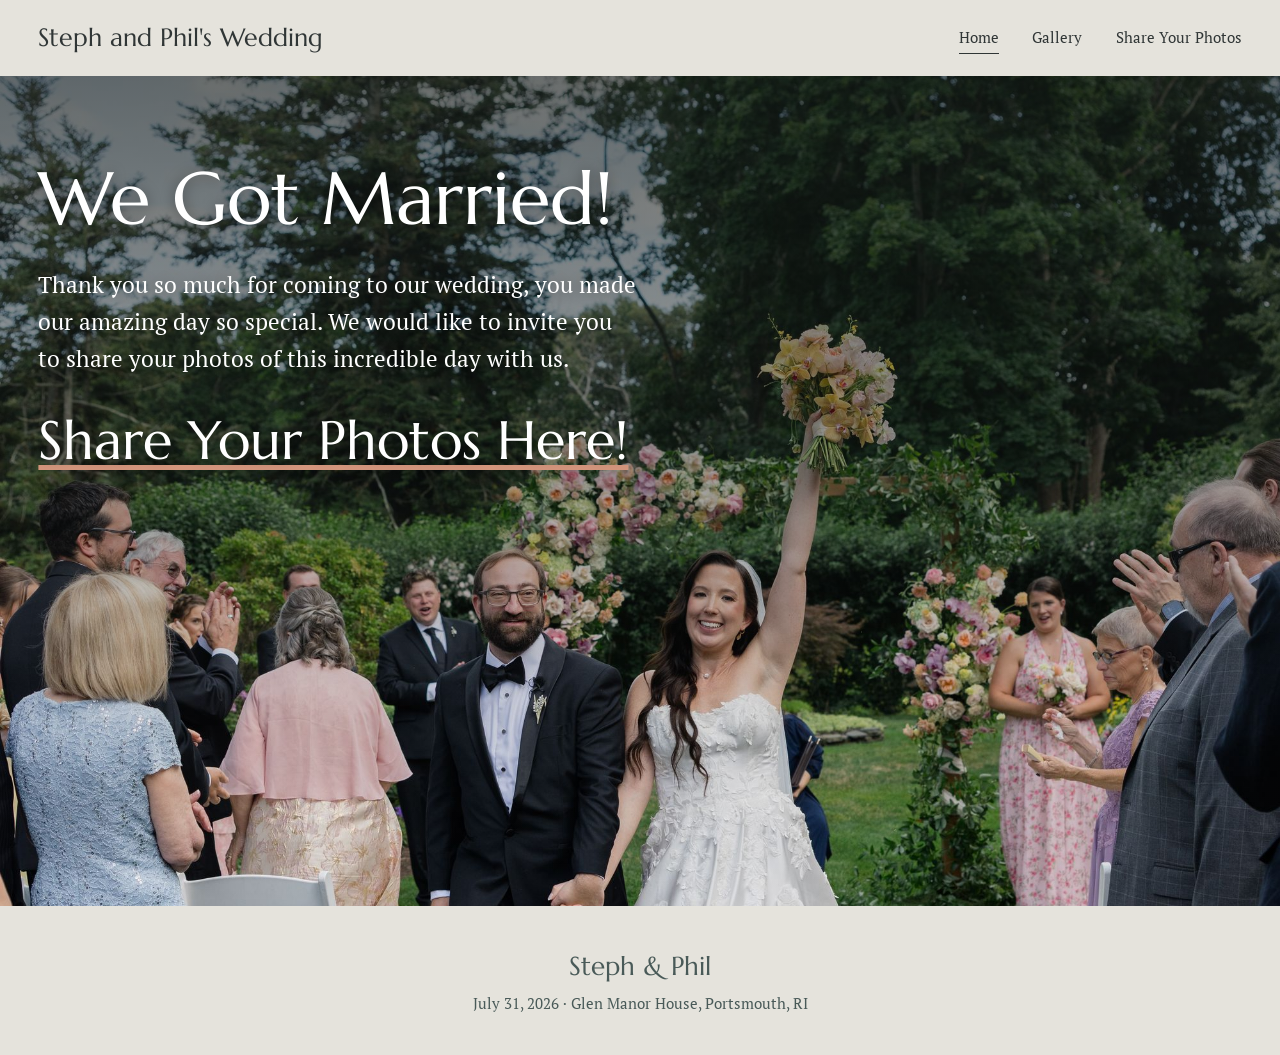
<file: index.html>
<!doctype html>
<html lang="en">
<head>
  <meta charset="utf-8">
  <meta name="viewport" content="width=device-width, initial-scale=1">
  <title>Steph and Phil's Wedding</title>
  <meta name="description" content="Thank you for celebrating with us. Browse the wedding gallery and share your photos.">
  <meta property="og:title" content="Steph and Phil's Wedding">
  <meta property="og:description" content="Thank you for celebrating with us. Share your photos from our day!">
  <meta property="og:image" content="https://www.sbpgwedding.com/images/home-recessional.jpg">
  <link rel="icon" href="images/favicon.ico">
  <link rel="preconnect" href="https://fonts.googleapis.com">
  <link rel="preconnect" href="https://fonts.gstatic.com" crossorigin>
  <link href="https://fonts.googleapis.com/css2?family=Marcellus&family=PT+Serif:ital,wght@0,400;0,700;1,400&display=swap" rel="stylesheet">
  <link rel="stylesheet" href="css/style.css">
</head>
<body>
  <header class="site-header">
    <div class="inner">
      <a class="site-title" href="./">Steph and Phil's Wedding</a>
      <button class="menu-toggle" aria-label="Menu" aria-expanded="false">
        <svg width="26" height="18" viewBox="0 0 26 18" fill="none" stroke="currentColor" stroke-width="1.6"><path d="M0 1h26M0 9h26M0 17h26"/></svg>
      </button>
      <nav class="site-nav">
        <a href="./" aria-current="page">Home</a>
        <a href="gallery/">Gallery</a>
        <a href="share/">Share Your Photos</a>
      </nav>
    </div>
  </header>

  <main>
    <section class="hero">
      <img src="images/home-recessional.jpg" data-face-y="0.476" alt="Steph and Phil walking back down the aisle after the ceremony">
      <div class="copy">
        <h1>We Got Married!</h1>
        <p>Thank you so much for coming to our wedding, you made our amazing day so special. We would like to invite you to share your photos of this incredible day with us.</p>
        <p class="cta"><a href="share/">Share Your Photos Here!</a></p>
      </div>
    </section>
  </main>

  <footer class="site-footer">
    <p class="names">Steph &amp; Phil</p>
    <p>July 31, 2026 &middot; Glen Manor House, Portsmouth, RI</p>
  </footer>

  <script src="js/site.js"></script>
  <script src="js/hero.js"></script>
</body>
</html>
</file>
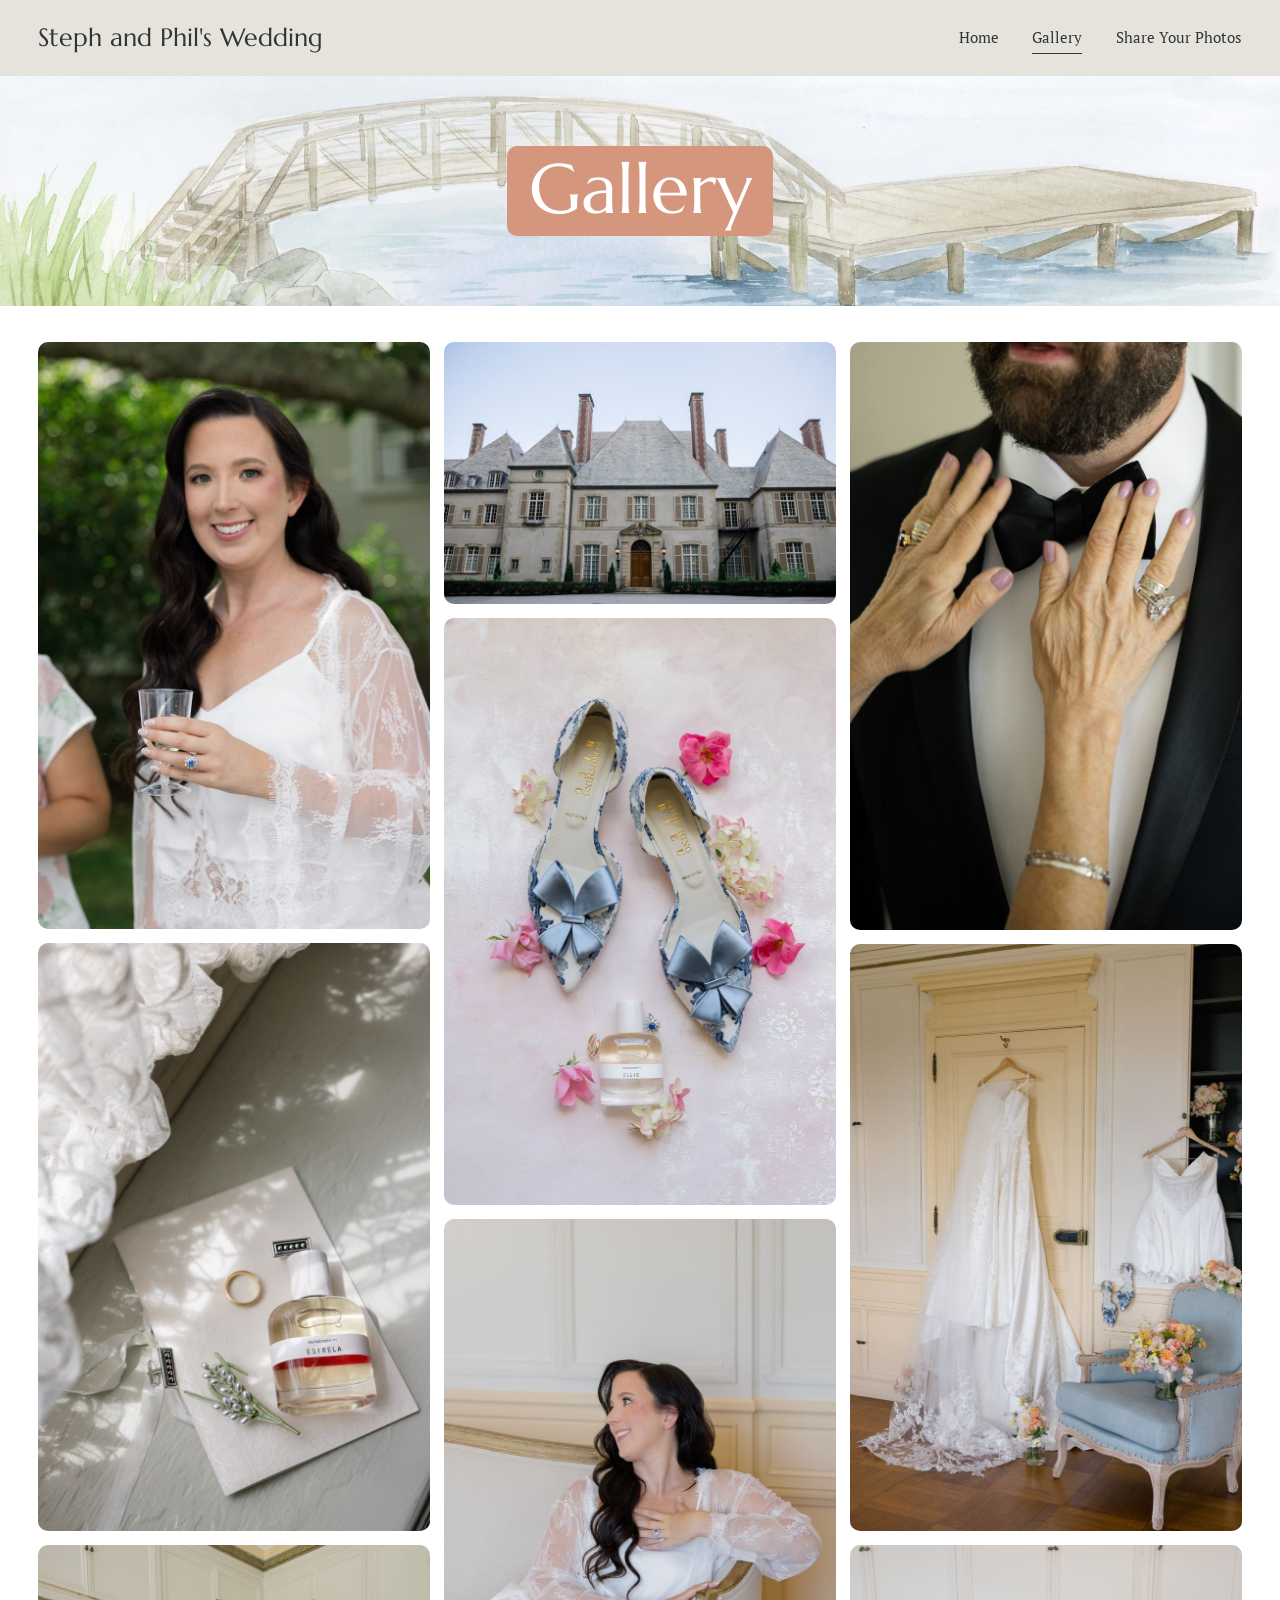
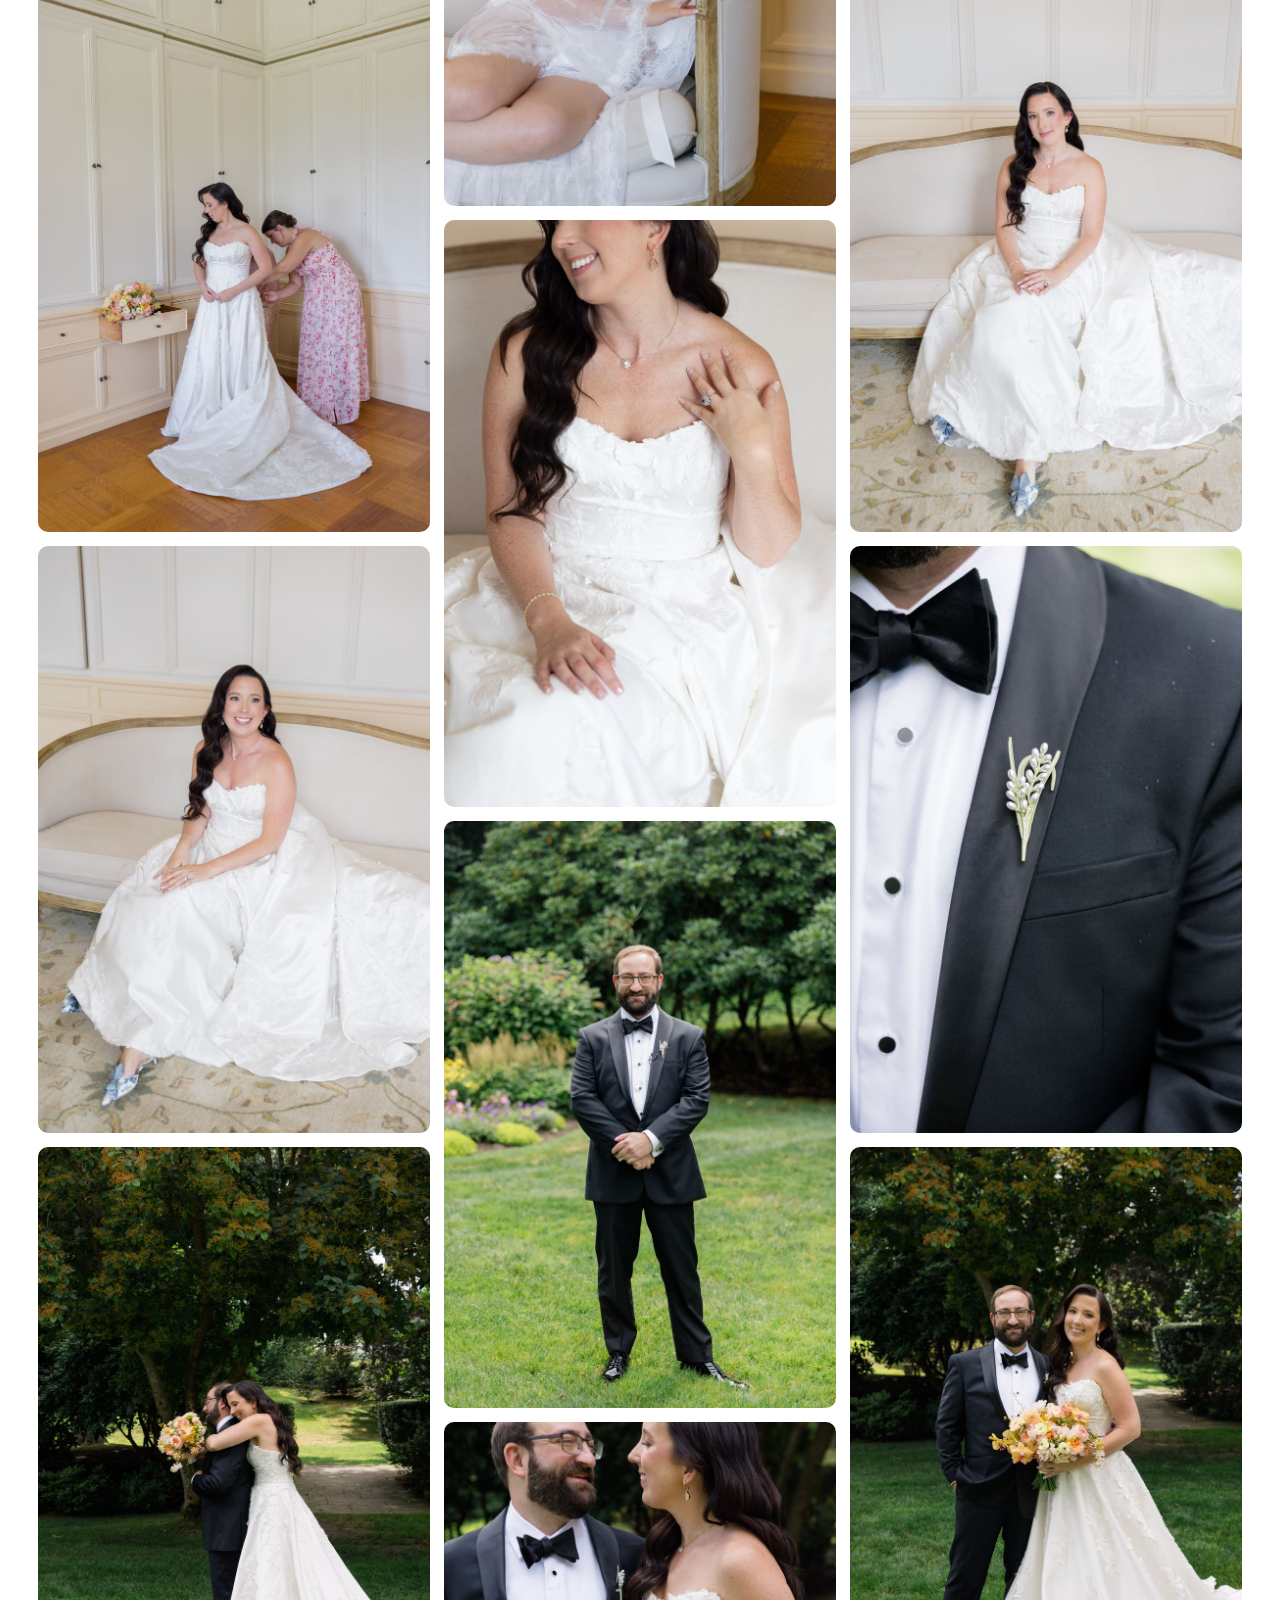
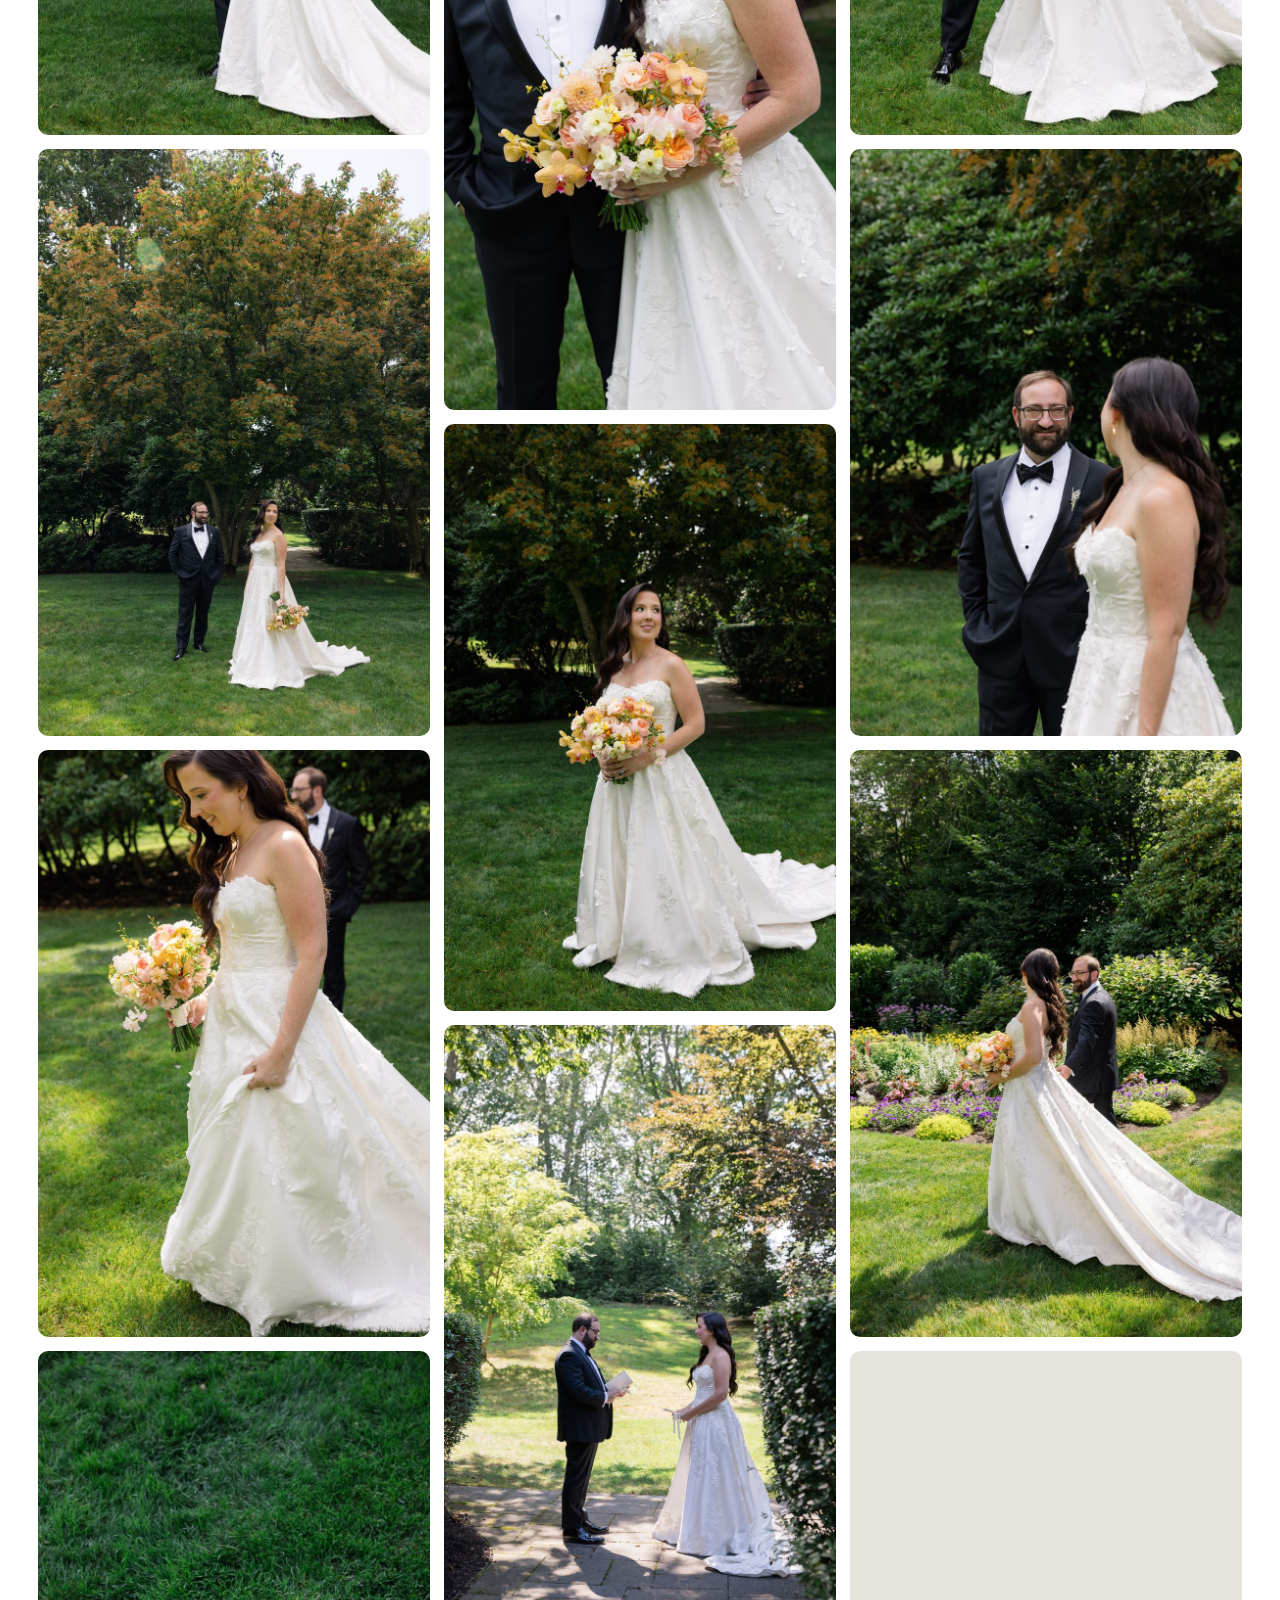
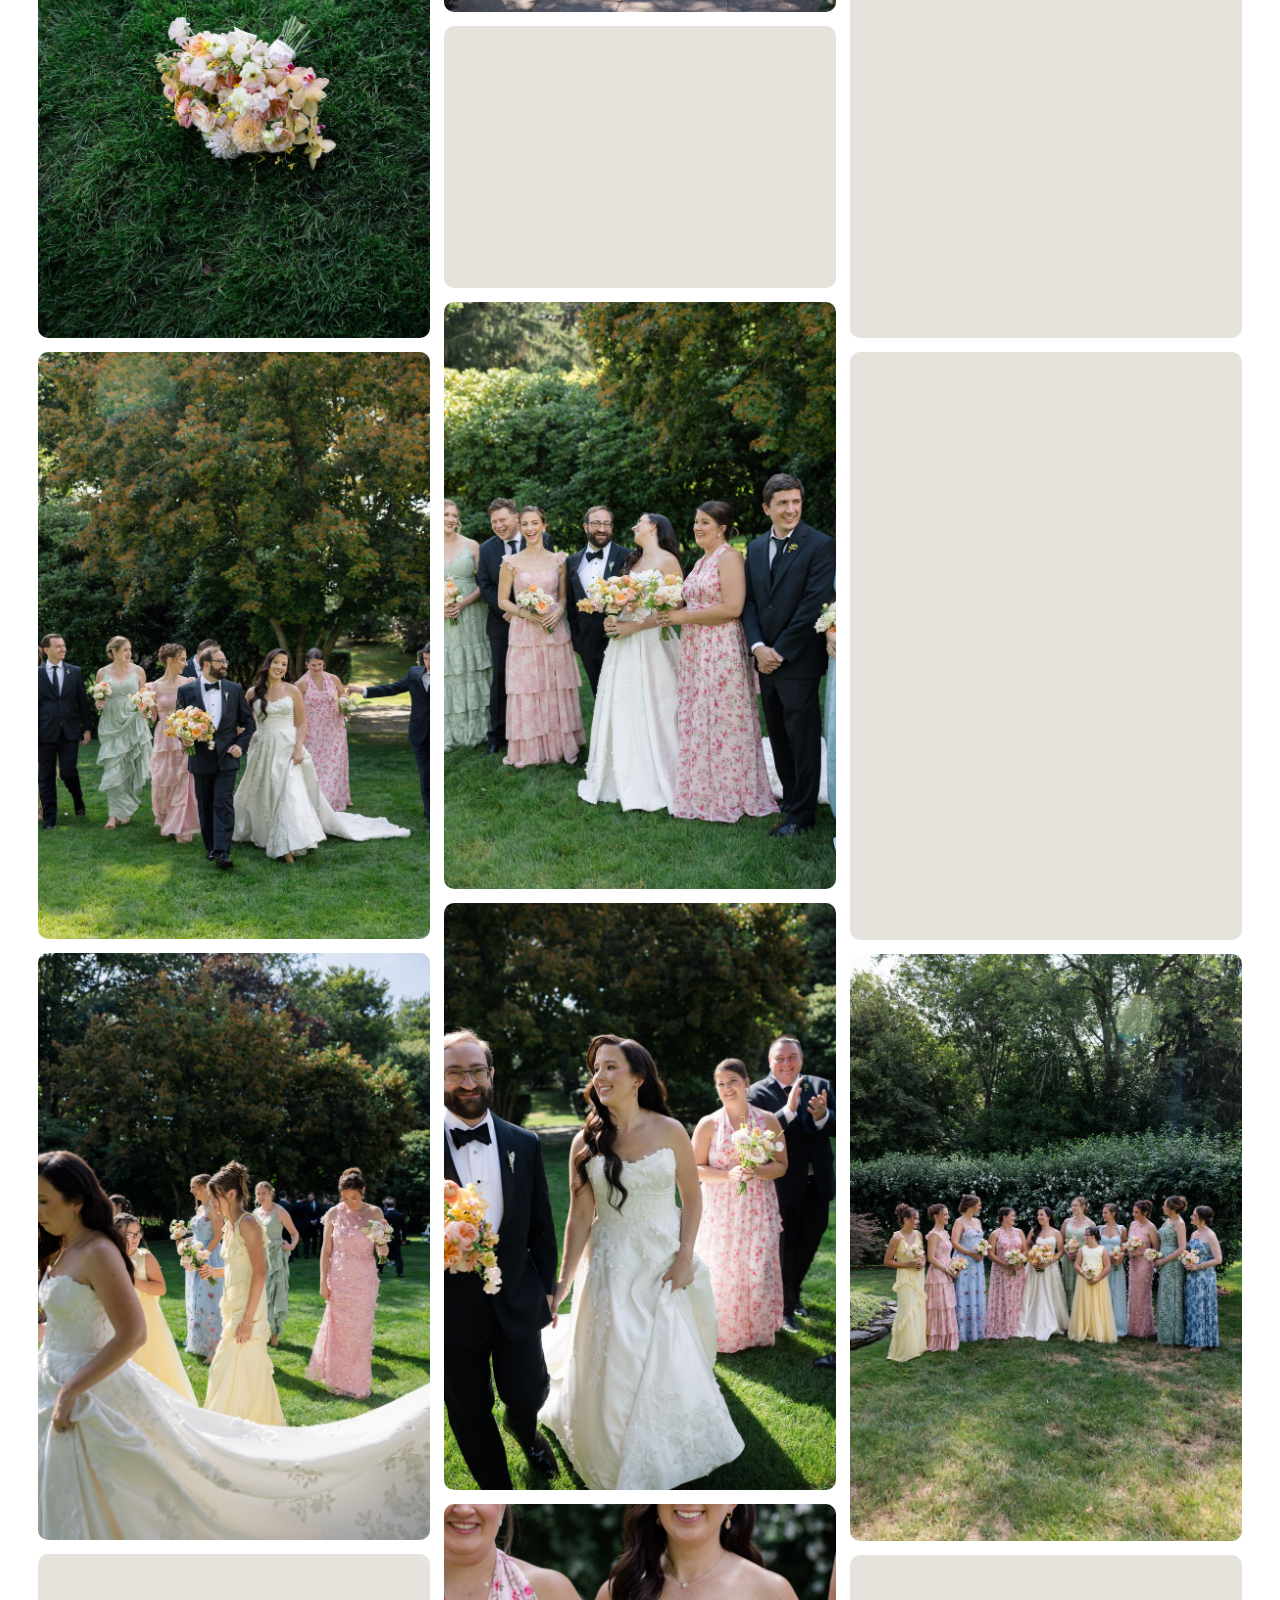
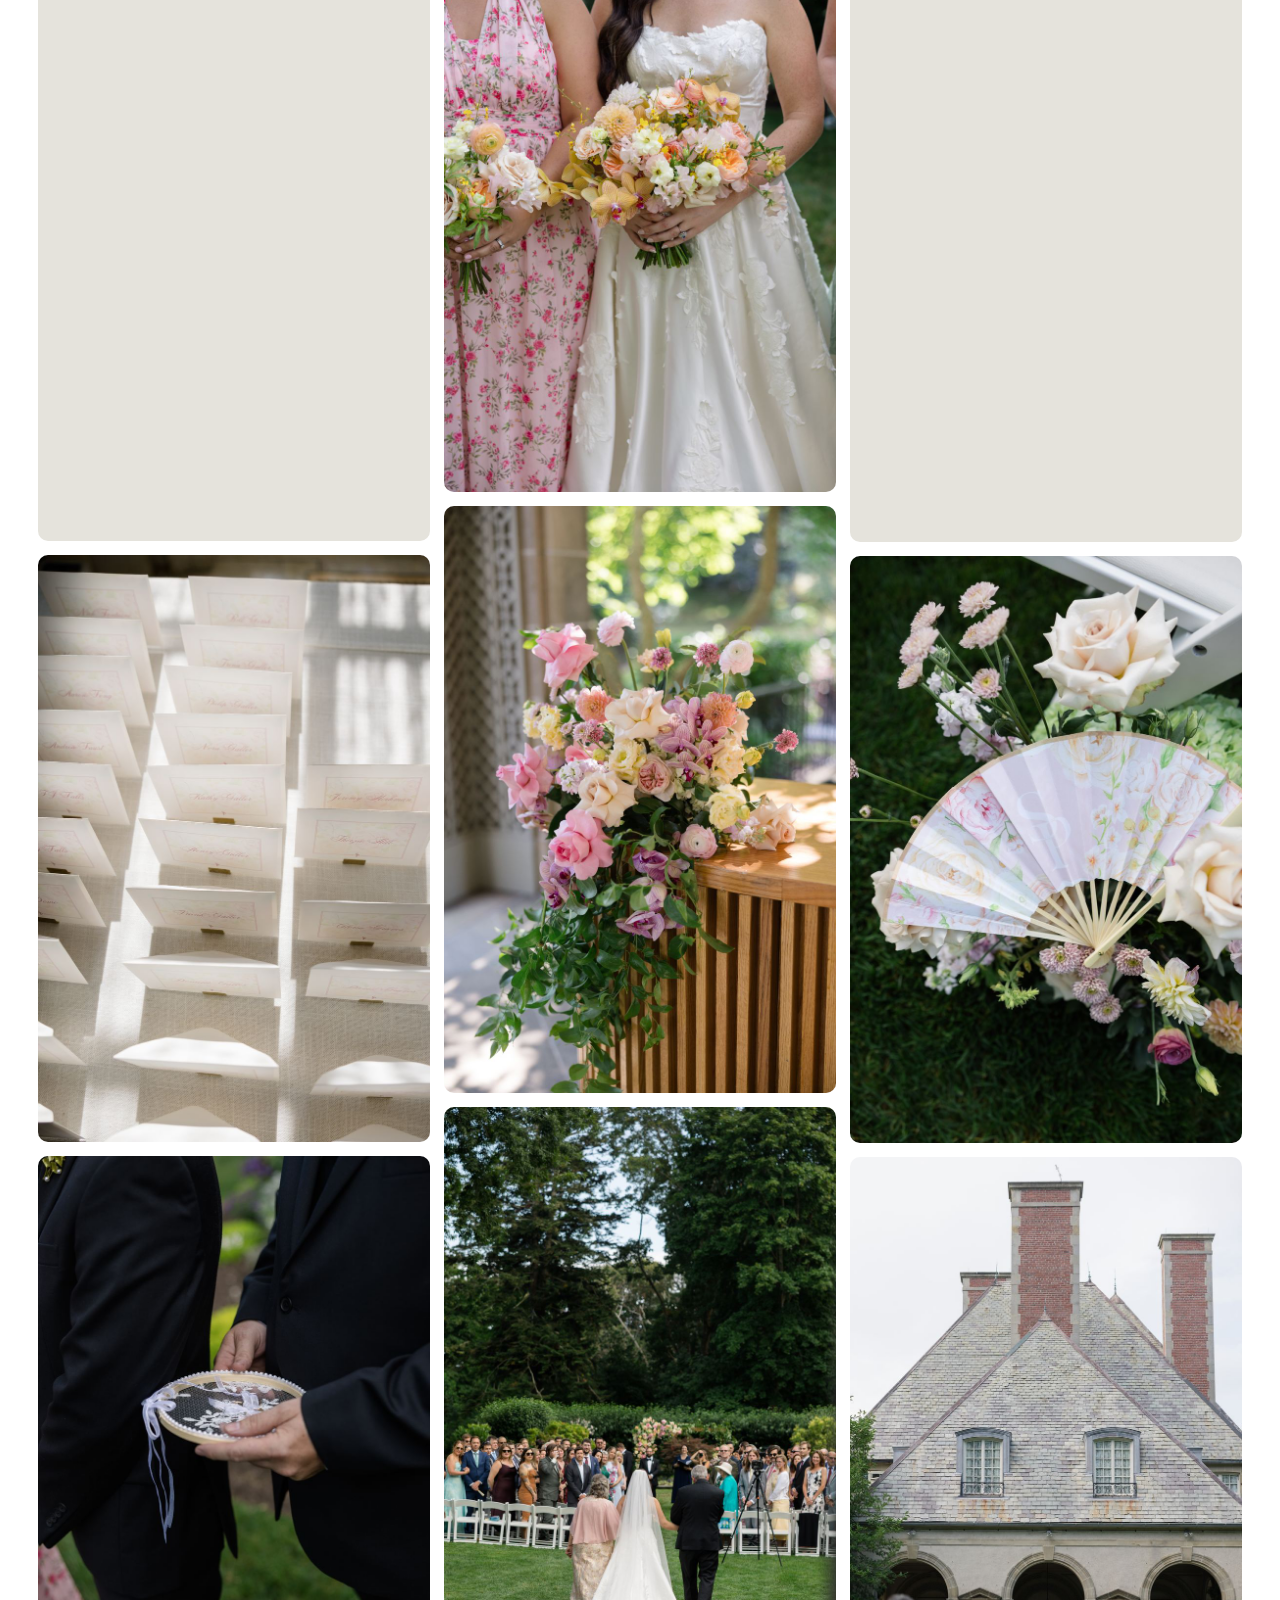
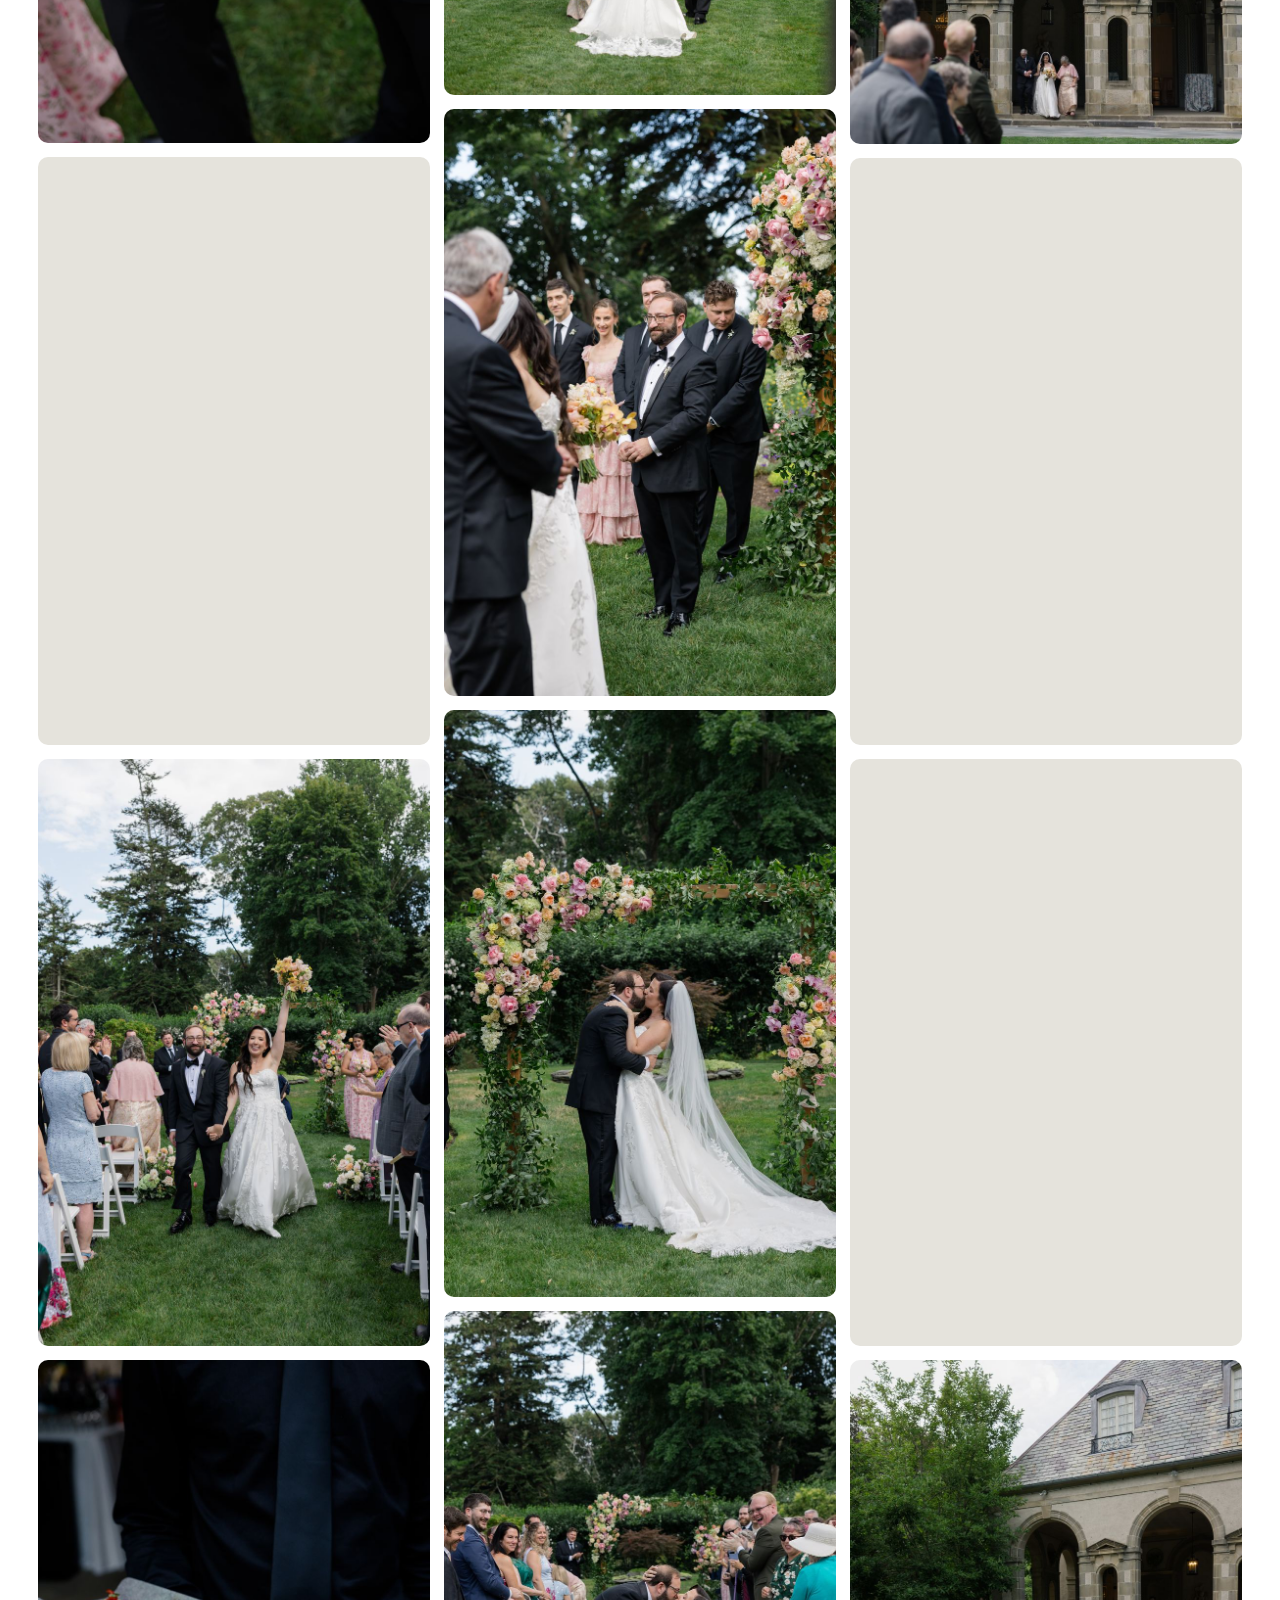
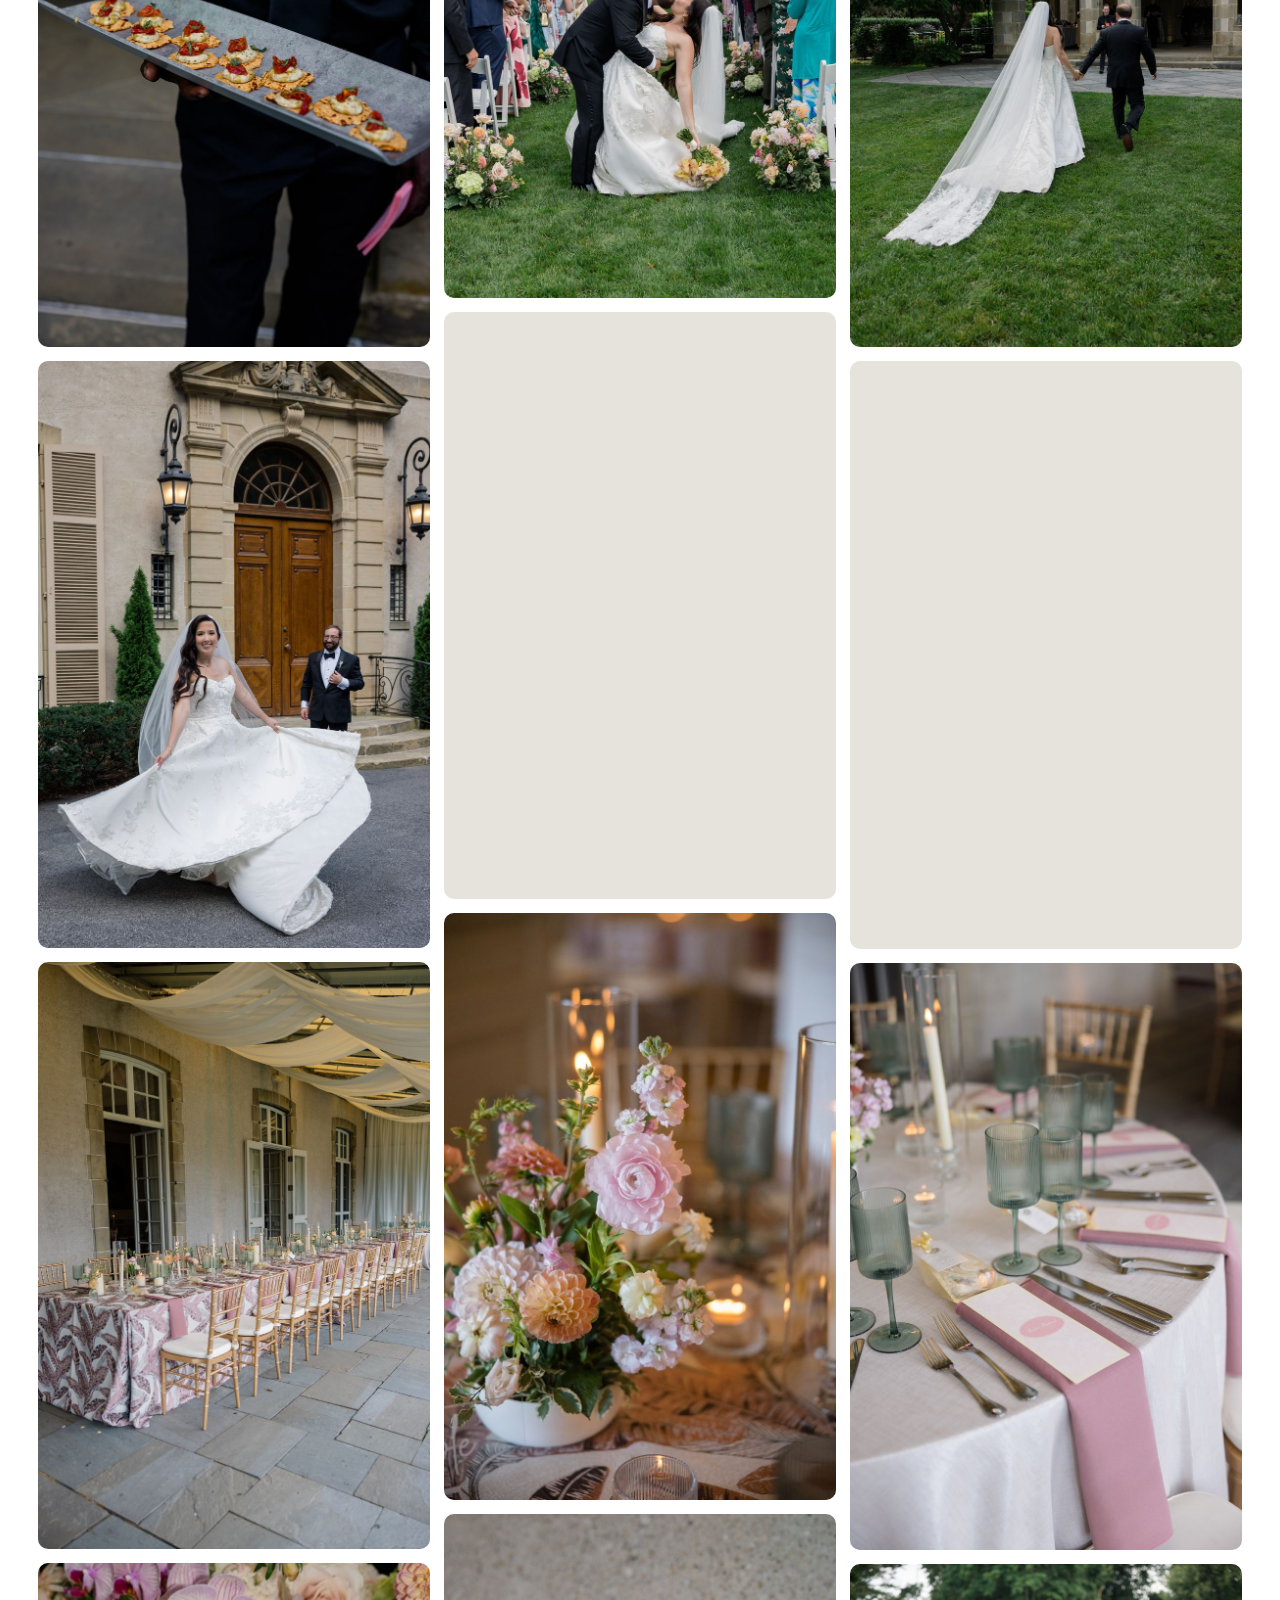
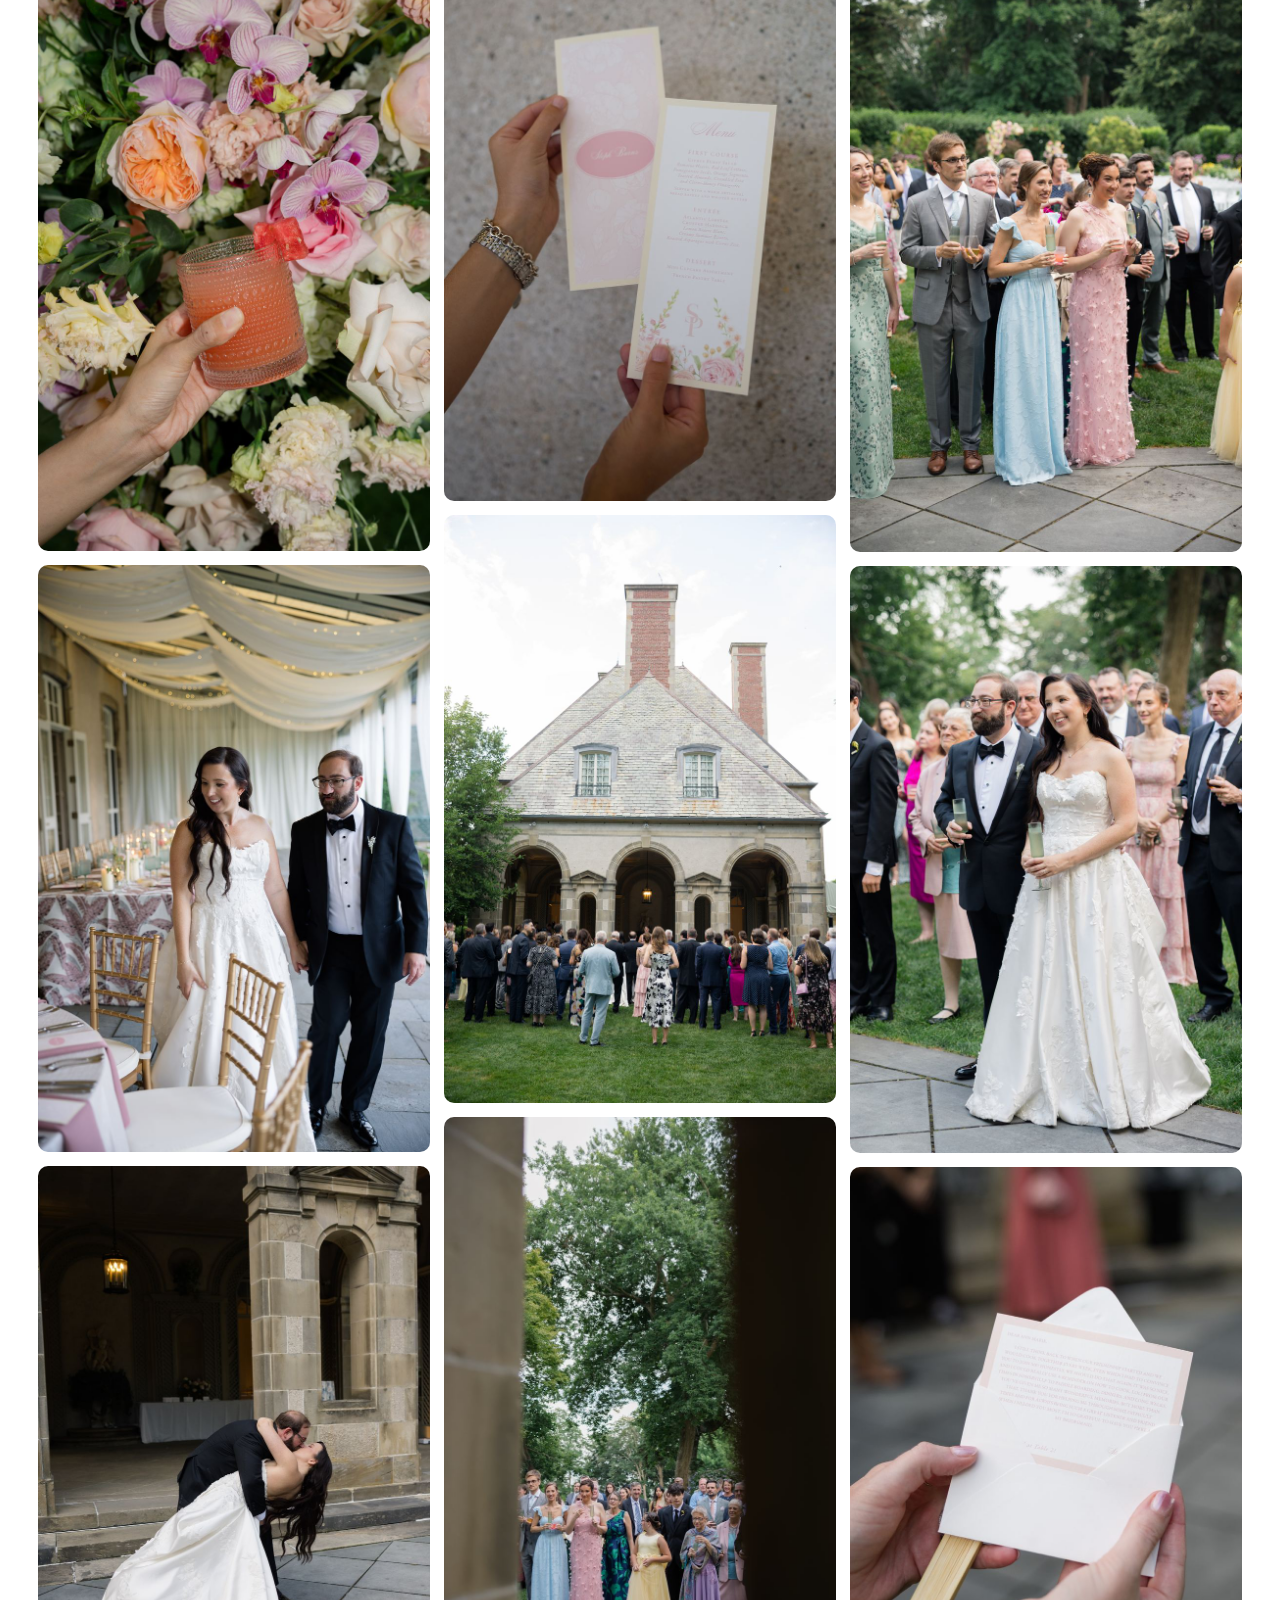
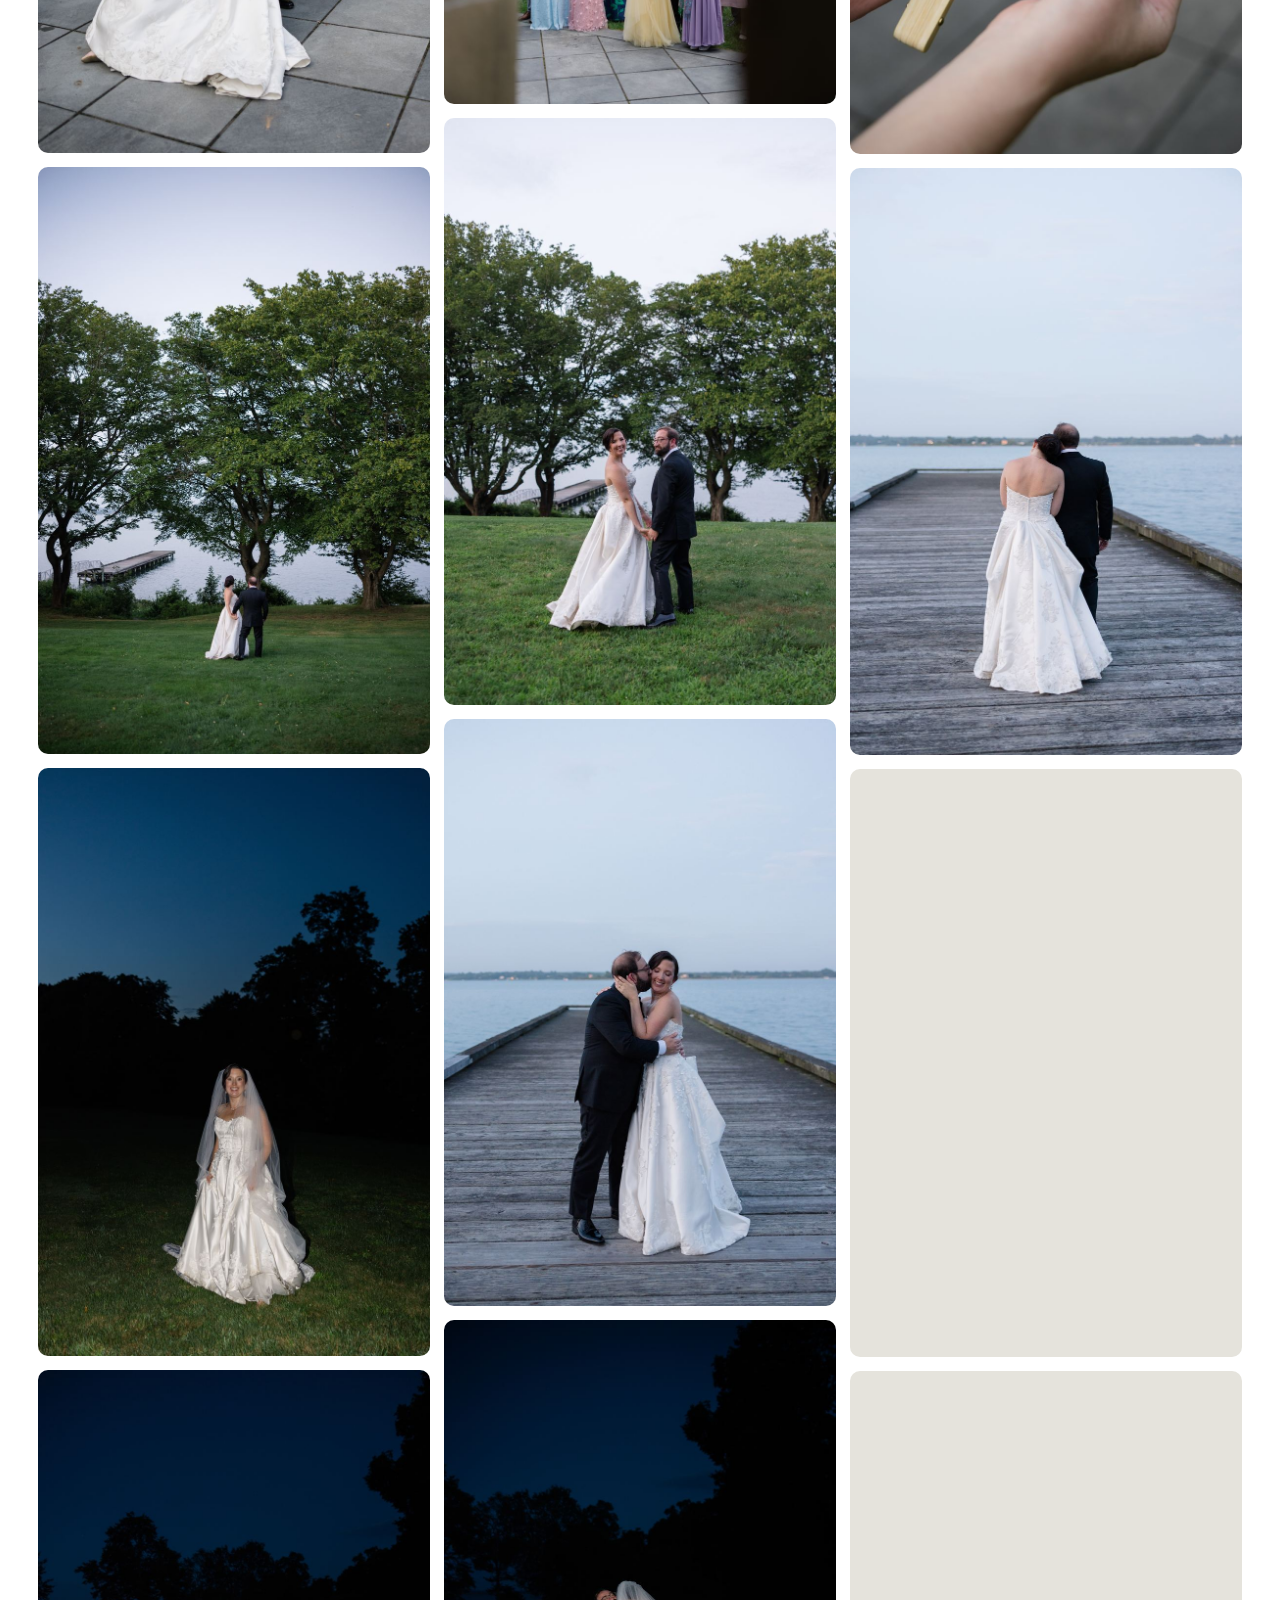
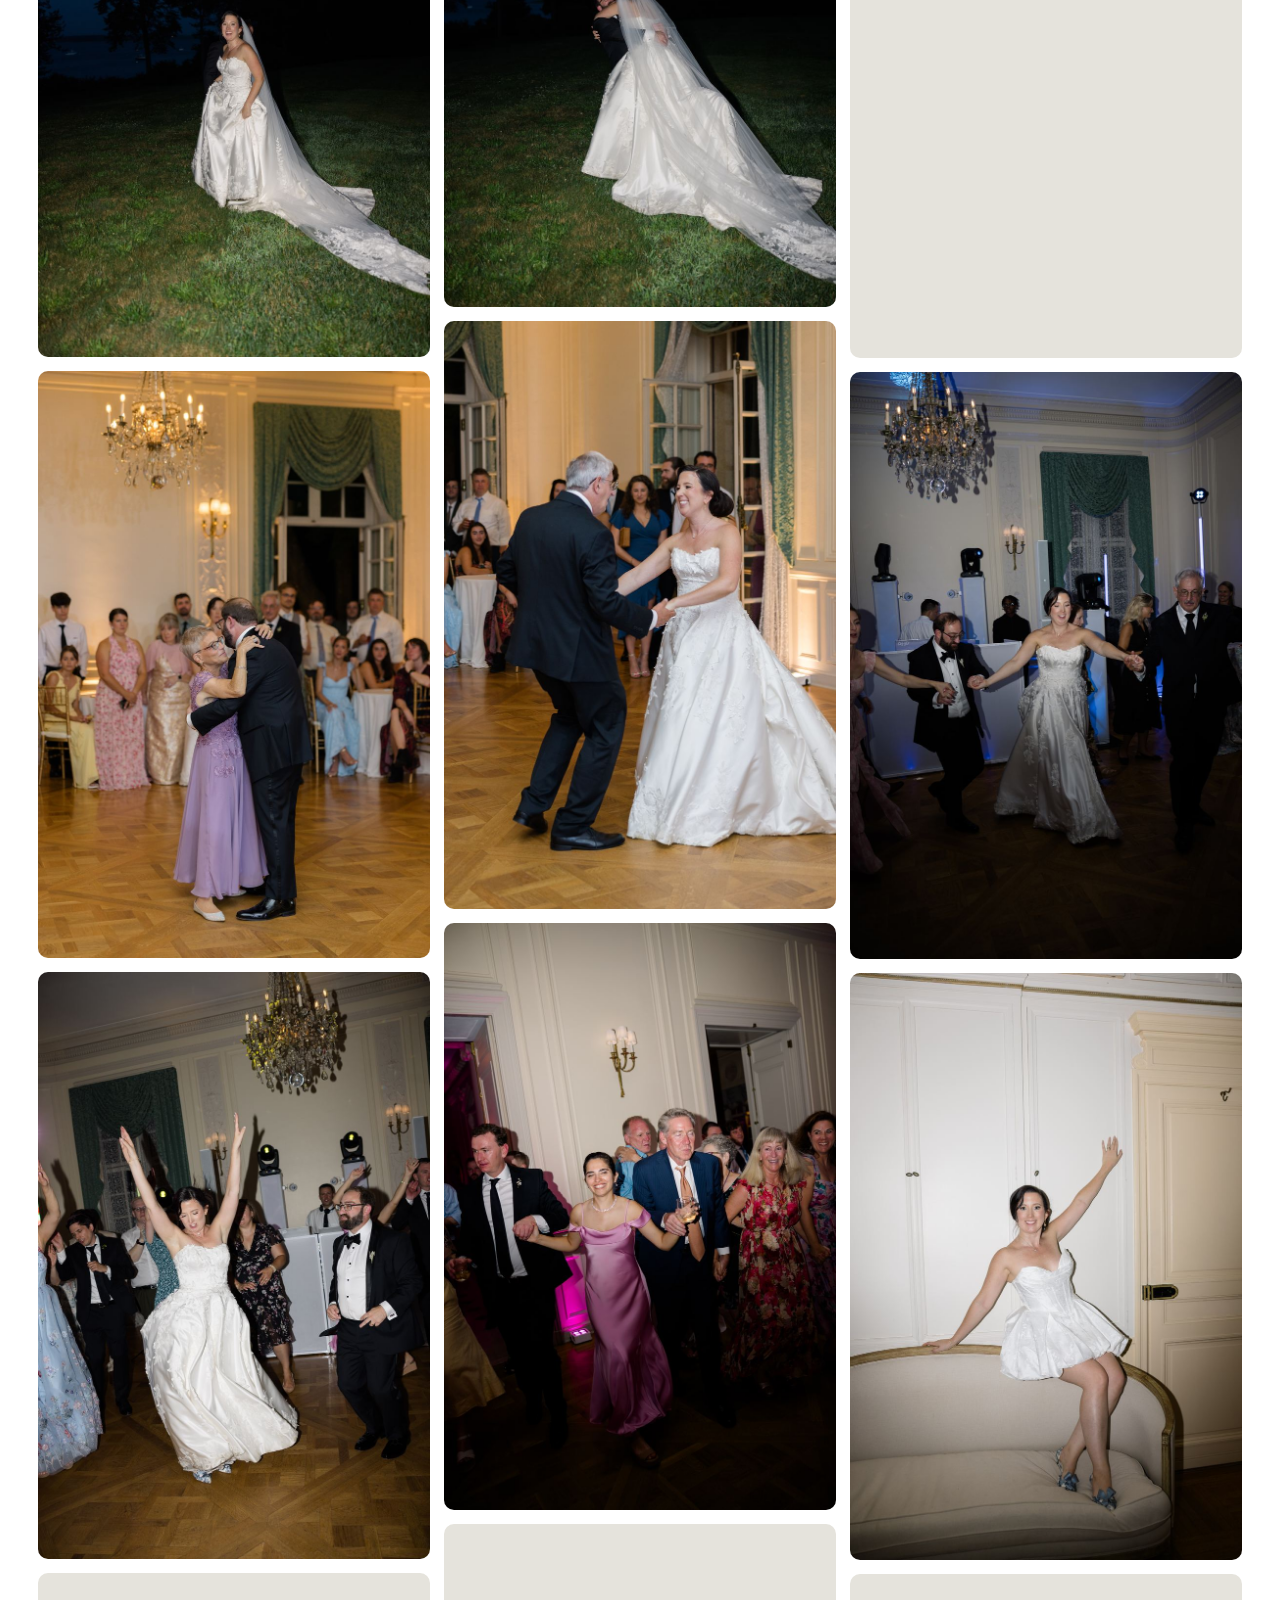
<file: gallery/index.html>
<!doctype html>
<html lang="en">
<head>
  <meta charset="utf-8">
  <meta name="viewport" content="width=device-width, initial-scale=1">
  <title>Gallery — Steph and Phil's Wedding</title>
  <meta name="description" content="Photos from Steph and Phil's wedding at Glen Manor House.">
  <meta property="og:title" content="Gallery — Steph and Phil's Wedding">
  <meta property="og:image" content="https://www.sbpgwedding.com/images/foot-bridge.jpg">
  <link rel="icon" href="../images/favicon.ico">
  <link rel="preconnect" href="https://fonts.googleapis.com">
  <link rel="preconnect" href="https://fonts.gstatic.com" crossorigin>
  <link href="https://fonts.googleapis.com/css2?family=Marcellus&family=PT+Serif:ital,wght@0,400;0,700;1,400&display=swap" rel="stylesheet">
  <link rel="stylesheet" href="../css/style.css">
</head>
<body>
  <header class="site-header">
    <div class="inner">
      <a class="site-title" href="../">Steph and Phil's Wedding</a>
      <button class="menu-toggle" aria-label="Menu" aria-expanded="false">
        <svg width="26" height="18" viewBox="0 0 26 18" fill="none" stroke="currentColor" stroke-width="1.6"><path d="M0 1h26M0 9h26M0 17h26"/></svg>
      </button>
      <nav class="site-nav">
        <a href="../">Home</a>
        <a href="./" aria-current="page">Gallery</a>
        <a href="../share/">Share Your Photos</a>
      </nav>
    </div>
  </header>

  <main>
    <section class="banner compact">
      <img src="../images/foot-bridge.jpg" alt="">
      <h1>Gallery</h1>
    </section>

    <section class="section">
      <div class="gallery-grid" id="gallery"></div>

      <div class="gallery-empty" id="gallery-empty" hidden>
        <img src="../images/vineyard.jpg" alt="Watercolour of a vineyard">
        <h2>Photos coming soon</h2>
        <p class="lede">We&rsquo;re gathering our favourite moments from the day. Check back shortly!</p>
      </div>

      <hr class="rule">
      <div style="text-align:center">
        <h2>Have photos from the day?</h2>
        <p class="lede">We&rsquo;d love to see the wedding through your eyes.</p>
        <a class="button" href="../share/">Share Your Photos</a>
      </div>
    </section>
  </main>

  <div class="lightbox" id="lightbox" role="dialog" aria-modal="true" aria-label="Photo viewer">
    <img alt="">
    <button class="lb-close" aria-label="Close">&times;</button>
    <button class="lb-prev" aria-label="Previous photo">&#8249;</button>
    <button class="lb-next" aria-label="Next photo">&#8250;</button>
    <div class="lb-count"></div>
  </div>

  <footer class="site-footer">
    <p class="names">Steph &amp; Phil</p>
    <p>July 31, 2026 &middot; Glen Manor House, Portsmouth, RI</p>
  </footer>

  <script src="../js/site.js"></script>
  <script src="photos.js"></script>
  <script src="../js/gallery.js"></script>
</body>
</html>
</file>
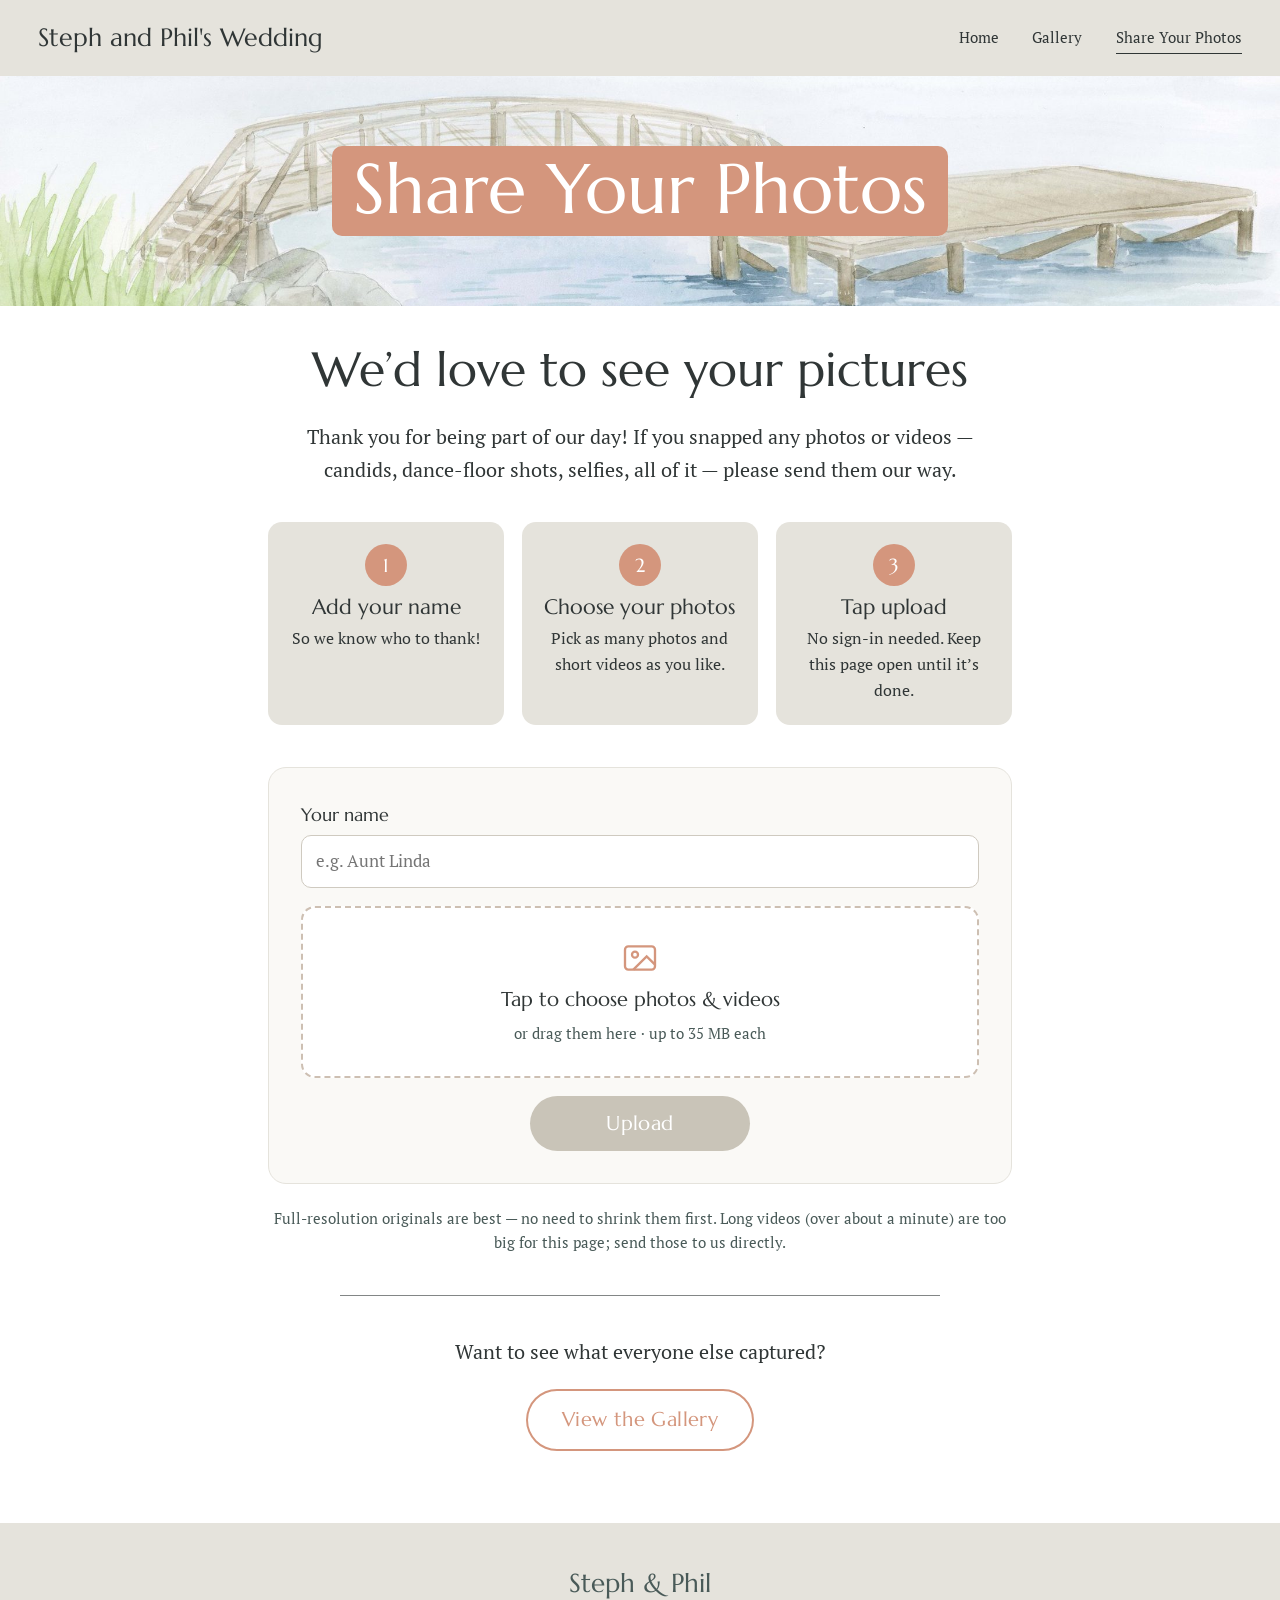
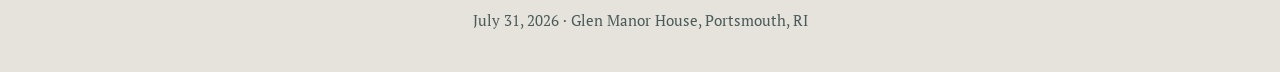
<file: share/index.html>
<!doctype html>
<html lang="en">
<head>
  <meta charset="utf-8">
  <meta name="viewport" content="width=device-width, initial-scale=1">
  <title>Share Your Photos — Steph and Phil's Wedding</title>
  <meta name="description" content="Upload your photos from Steph and Phil's wedding.">
  <meta property="og:title" content="Share Your Photos — Steph and Phil's Wedding">
  <meta property="og:description" content="We'd love to see the wedding through your eyes. Upload your photos here.">
  <meta property="og:image" content="https://www.sbpgwedding.com/images/glen-manor.jpg">
  <link rel="icon" href="../images/favicon.ico">
  <link rel="preconnect" href="https://fonts.googleapis.com">
  <link rel="preconnect" href="https://fonts.gstatic.com" crossorigin>
  <link href="https://fonts.googleapis.com/css2?family=Marcellus&family=PT+Serif:ital,wght@0,400;0,700;1,400&display=swap" rel="stylesheet">
  <link rel="stylesheet" href="../css/style.css">
</head>
<body>
  <header class="site-header">
    <div class="inner">
      <a class="site-title" href="../">Steph and Phil's Wedding</a>
      <button class="menu-toggle" aria-label="Menu" aria-expanded="false">
        <svg width="26" height="18" viewBox="0 0 26 18" fill="none" stroke="currentColor" stroke-width="1.6"><path d="M0 1h26M0 9h26M0 17h26"/></svg>
      </button>
      <nav class="site-nav">
        <a href="../">Home</a>
        <a href="../gallery/">Gallery</a>
        <a href="./" aria-current="page">Share Your Photos</a>
      </nav>
    </div>
  </header>

  <main>
    <section class="banner compact">
      <img src="../images/foot-bridge.jpg" alt="">
      <h1>Share Your Photos</h1>
    </section>

    <section class="section narrow">
      <h2>We&rsquo;d love to see your pictures</h2>
      <p class="lede">Thank you for being part of our day! If you snapped any photos or videos &mdash; candids, dance-floor shots, selfies, all of it &mdash; please send them our way.</p>

      <ol class="steps">
        <li>
          <span class="num">1</span>
          <h3>Add your name</h3>
          <p>So we know who to thank!</p>
        </li>
        <li>
          <span class="num">2</span>
          <h3>Choose your photos</h3>
          <p>Pick as many photos and short videos as you like.</p>
        </li>
        <li>
          <span class="num">3</span>
          <h3>Tap upload</h3>
          <p>No sign-in needed. Keep this page open until it&rsquo;s done.</p>
        </li>
      </ol>

      <!--
        UPLOAD ENDPOINT: paste the Google Apps Script web app URL (ends in /exec)
        into data-upload-endpoint. Setup: tools/google-apps-script/Code.gs.
        data-upload-key must match UPLOAD_KEY in that script.
        While the endpoint is empty, the form shows "Uploads opening soon".
      -->
      <form class="uploader" id="uploader" data-upload-endpoint="https://script.google.com/macros/s/AKfycbyPn1V9S7wRWd5DOvDQGQLo6Y5jXqpfNjWGPG3gUBvnqeu_yZgQraKcKPTBtxVKpx7Jyw/exec" data-upload-key="sbpg-2026-07-31" novalidate>
        <label class="field">
          <span>Your name</span>
          <input type="text" id="up-name" name="name" maxlength="60" autocomplete="name" placeholder="e.g. Aunt Linda" required>
        </label>

        <label class="dropzone" id="up-drop">
          <input type="file" id="up-files" accept="image/*,video/*,.heic,.heif" multiple>
          <svg width="40" height="40" viewBox="0 0 24 24" fill="none" stroke="currentColor" stroke-width="1.4" aria-hidden="true"><rect x="3" y="5" width="18" height="14" rx="2"/><circle cx="9" cy="10" r="1.8"/><path d="M21 16l-5-5-8 8"/></svg>
          <strong>Tap to choose photos &amp; videos</strong>
          <span class="hint">or drag them here &middot; up to 35&nbsp;MB each</span>
        </label>

        <ul class="up-list" id="up-list" aria-live="polite"></ul>

        <p class="up-message" id="up-message" role="status"></p>

        <button type="submit" class="button" id="up-submit" disabled>Upload</button>
      </form>

      <p class="note">Full-resolution originals are best &mdash; no need to shrink them first. Long videos (over about a minute) are too big for this page; send those to us directly.</p>

      <hr class="rule">
      <p class="lede">Want to see what everyone else captured?</p>
      <a class="button outline" href="../gallery/">View the Gallery</a>
    </section>
  </main>

  <footer class="site-footer">
    <p class="names">Steph &amp; Phil</p>
    <p>July 31, 2026 &middot; Glen Manor House, Portsmouth, RI</p>
  </footer>

  <script src="../js/site.js"></script>
  <script src="../js/upload.js"></script>
</body>
</html>
</file>
<file: css/style.css>
/* Steph & Phil's Wedding — shared styles.
   Colours and fonts match the original Squarespace theme. */

:root {
  --ink: #303636;          /* text (theme "black") */
  --ink-soft: #495a58;     /* theme "dark accent" */
  --accent: #d4967d;       /* terracotta accent */
  --accent-deep: #b8775e;  /* hover / pressed */
  --linen: #e5e3dc;        /* header / footer background */
  --paper: #ffffff;        /* page background */
  --heading: "Marcellus", Georgia, serif;
  --body: "PT Serif", Georgia, serif;
  --gutter: clamp(16px, 3vw, 42px);
  --max: 1280px;
}

*, *::before, *::after { box-sizing: border-box; }

html { -webkit-text-size-adjust: 100%; }

body {
  margin: 0;
  background: var(--paper);
  color: var(--ink);
  font-family: var(--body);
  font-size: 1.125rem;
  line-height: 1.6;
  display: flex;
  flex-direction: column;
  min-height: 100vh;
}

main { flex: 1; }

img { max-width: 100%; display: block; }

a { color: var(--accent); text-underline-offset: 3px; }
a:hover { color: var(--accent-deep); }

h1, h2, h3 {
  font-family: var(--heading);
  font-weight: 400;
  line-height: 1.15;
  margin: 0 0 0.5em;
}

/* ---------- Header ---------- */

.site-header {
  background: var(--linen);
  position: sticky;
  top: 0;
  z-index: 20;
}

.site-header .inner {
  max-width: var(--max);
  margin: 0 auto;
  padding: 18px var(--gutter);
  display: flex;
  align-items: center;
  justify-content: space-between;
  gap: 16px;
}

.site-title {
  font-family: var(--heading);
  font-size: clamp(1.15rem, 2.2vw, 1.55rem);
  color: var(--ink);
  text-decoration: none;
  white-space: nowrap;
}
.site-title:hover { color: var(--ink); }

.site-nav { display: flex; gap: clamp(16px, 2.6vw, 34px); }

.site-nav a {
  color: var(--ink);
  text-decoration: none;
  font-size: 0.95rem;
  padding: 4px 0;
  border-bottom: 1px solid transparent;
}
.site-nav a:hover,
.site-nav a[aria-current="page"] { border-bottom-color: var(--ink); color: var(--ink); }

.menu-toggle {
  display: none;
  background: none;
  border: 0;
  padding: 8px;
  margin: -8px;
  cursor: pointer;
  color: var(--ink);
}
.menu-toggle svg { display: block; }

@media (max-width: 760px) {
  .menu-toggle { display: block; }
  .site-nav {
    display: none;
    position: absolute;
    left: 0; right: 0; top: 100%;
    background: var(--linen);
    flex-direction: column;
    gap: 0;
    padding: 4px var(--gutter) 18px;
    box-shadow: 0 10px 20px rgba(0,0,0,0.06);
  }
  .site-nav.open { display: flex; }
  .site-nav a { padding: 12px 0; font-size: 1.1rem; border-bottom: 0; }
  .site-nav a[aria-current="page"] { text-decoration: underline; }
}

/* ---------- Home hero ---------- */

.hero {
  position: relative;
  min-height: calc(100vh - 70px);
  min-height: calc(100svh - 70px);
  display: flex;
  align-items: flex-start;
  overflow: hidden;
}

.hero > img {
  position: absolute;
  inset: 0;
  width: 100%;
  height: 100%;
  object-fit: cover;
  object-position: center 60%;
}

/* wide screens crop the portrait photo hard. js/hero.js fine-tunes the crop so
   faces sit just below the text; this is the fallback, plus tighter text. */
@media (min-aspect-ratio: 1/1) {
  .hero > img { object-position: center 30%; }
  .hero .copy { padding-top: clamp(24px, 5vh, 56px); }
  .hero h1 { font-size: clamp(2.4rem, 4.4vw, 4rem); margin-bottom: 0.25em; }
  .hero p { font-size: clamp(1.05rem, 1.4vw, 1.25rem); max-width: 54ch; margin-bottom: 0.9em; }
  .hero .cta { font-size: clamp(1.6rem, 3vw, 2.8rem); }
}

.hero::after {
  /* soft shade so white text stays readable over the photo */
  content: "";
  position: absolute;
  inset: 0;
  background:
    linear-gradient(to bottom, rgba(20,26,24,0.62) 0%, rgba(20,26,24,0.38) 45%, rgba(20,26,24,0.08) 75%, rgba(20,26,24,0) 100%);
}

.hero .copy { color: #fff; text-shadow: 0 1px 14px rgba(0,0,0,0.35); }

.hero .cta a { color: #fff; }
.hero .cta a:hover { color: #f6dccf; }

.hero .copy {
  position: relative;
  z-index: 1;
  max-width: var(--max);
  width: 100%;
  margin: 0 auto;
  padding: clamp(40px, 9vh, 90px) var(--gutter) 60px;
}

.hero h1 { font-size: clamp(2.6rem, 6vw, 4.6rem); margin-bottom: 0.35em; }

.hero p {
  max-width: 50ch;
  font-size: clamp(1.1rem, 1.8vw, 1.45rem);
  margin: 0 0 1.4em;
}

.hero .cta {
  font-family: var(--heading);
  font-size: clamp(1.8rem, 4.2vw, 3.6rem);
  line-height: 1.15;
  margin: 0;
}

.hero .cta a {
  text-decoration: underline;
  text-decoration-thickness: 0.09em;
  text-underline-offset: 0.12em;
  text-decoration-color: var(--accent);
}

/* ---------- Page banner (Gallery / Share) ---------- */

.banner {
  position: relative;
  height: clamp(260px, 42vw, 500px);
  display: grid;
  place-items: center;
  overflow: hidden;
}

.banner > img {
  position: absolute;
  inset: 0;
  width: 100%;
  height: 100%;
  object-fit: cover;
  object-position: center 55%;
}

.banner h1 {
  position: relative;
  z-index: 1;
  margin: 0 var(--gutter);
  padding: 0.05em 0.3em 0.12em;
  background: var(--accent);
  color: #fff;
  border-radius: 14px;
  font-size: clamp(2.8rem, 9vw, 8rem);
  line-height: 1.1;
  text-align: center;
}

.banner.compact { height: clamp(150px, 18vw, 240px); }
.banner.compact > img { object-position: center 78%; }
.banner.compact h1 { font-size: clamp(2.2rem, 5.5vw, 4.4rem); border-radius: 10px; }
.banner.compact + .section { padding-top: clamp(20px, 3vw, 36px); }

/* ---------- Content sections ---------- */

.section {
  max-width: var(--max);
  margin: 0 auto;
  padding: clamp(36px, 6vw, 72px) var(--gutter);
}

.section.narrow { max-width: 820px; text-align: center; }

.section h2 { font-size: clamp(1.9rem, 4vw, 3rem); }

.lede { font-size: clamp(1.1rem, 1.6vw, 1.3rem); }

.button {
  display: inline-block;
  font-family: var(--heading);
  font-size: 1.25rem;
  letter-spacing: 0.02em;
  background: var(--accent);
  color: #fff;
  text-decoration: none;
  padding: 0.75em 1.8em;
  border-radius: 999px;
  border: 0;
  cursor: pointer;
  transition: background-color 0.15s ease, transform 0.15s ease;
}
.button:hover { background: var(--accent-deep); color: #fff; }
.button:active { transform: translateY(1px); }
.button.outline { background: transparent; color: var(--accent); box-shadow: inset 0 0 0 2px var(--accent); }
.button.outline:hover { background: var(--accent); color: #fff; }
.button[aria-disabled="true"] { background: #c9c4b8; cursor: default; pointer-events: none; }

.rule { border: 0; border-top: 1px solid var(--ink); max-width: 600px; margin: 2.5rem auto; opacity: 0.6; }

/* ---------- Gallery ---------- */

/* js/gallery.js splits photos into .gallery-col columns, placing each photo
   in the shortest column so they read roughly left-to-right in time order */
.gallery-grid {
  display: flex;
  align-items: flex-start;
  gap: 14px;
}
.gallery-col { flex: 1; min-width: 0; }

.gallery-grid button {
  display: block;
  width: 100%;
  margin: 0 0 14px;
  padding: 0;
  border: 0;
  background: var(--linen);
  border-radius: 10px;
  overflow: hidden;
  cursor: zoom-in;
  break-inside: avoid;
}

@media (max-width: 600px) {
  .gallery-grid { gap: 8px; }
  .gallery-grid button { margin-bottom: 8px; border-radius: 6px; }
}

.gallery-grid img {
  width: 100%;
  height: auto;
  transition: transform 0.4s ease, opacity 0.4s ease;
}
.gallery-grid button:hover img { transform: scale(1.03); }
.gallery-grid button:focus-visible { outline: 3px solid var(--accent); outline-offset: 3px; }

.gallery-empty {
  text-align: center;
  padding: 30px 0 10px;
}
.gallery-empty img { width: min(420px, 80%); margin: 0 auto 24px; border-radius: 16px; }

/* Lightbox */
.lightbox {
  position: fixed;
  inset: 0;
  z-index: 50;
  background: rgba(30, 34, 34, 0.94);
  display: none;
  align-items: center;
  justify-content: center;
}
.lightbox.open { display: flex; }
.lightbox img {
  max-width: 92vw;
  max-height: 86vh;
  object-fit: contain;
  border-radius: 6px;
  box-shadow: 0 10px 40px rgba(0,0,0,0.4);
}
.lightbox button {
  position: absolute;
  background: rgba(255,255,255,0.12);
  color: #fff;
  border: 0;
  width: 52px;
  height: 52px;
  border-radius: 50%;
  font-size: 1.6rem;
  line-height: 1;
  cursor: pointer;
  display: grid;
  place-items: center;
}
.lightbox button:hover { background: rgba(255,255,255,0.25); }
.lightbox .lb-close { top: 16px; right: 16px; }
.lightbox .lb-prev { left: 16px; top: 50%; transform: translateY(-50%); }
.lightbox .lb-next { right: 16px; top: 50%; transform: translateY(-50%); }
.lightbox .lb-count {
  position: absolute;
  bottom: 16px;
  left: 0; right: 0;
  text-align: center;
  color: rgba(255,255,255,0.8);
  font-size: 0.95rem;
}
@media (max-width: 600px) {
  .lightbox .lb-prev, .lightbox .lb-next { top: auto; bottom: 8px; transform: none; }
}

/* ---------- Share page ---------- */

.steps {
  list-style: none;
  padding: 0;
  margin: 2.2rem auto 2.6rem;
  display: grid;
  grid-template-columns: repeat(auto-fit, minmax(200px, 1fr));
  gap: 18px;
  text-align: center;
}
.steps li {
  background: var(--linen);
  border-radius: 14px;
  padding: 22px 18px;
}
.steps .num {
  display: inline-grid;
  place-items: center;
  width: 2.2em;
  height: 2.2em;
  border-radius: 50%;
  background: var(--accent);
  color: #fff;
  font-family: var(--heading);
  font-size: 1.2rem;
  margin-bottom: 10px;
}
.steps h3 { font-size: 1.3rem; margin-bottom: 0.3em; }
.steps p { margin: 0; font-size: 1rem; }

@media (max-width: 600px) {
  .steps { gap: 8px; margin: 1.4rem auto 1.6rem; }
  .steps li {
    display: grid;
    grid-template-columns: auto 1fr;
    column-gap: 14px;
    align-items: center;
    text-align: left;
    padding: 12px 14px;
  }
  .steps .num { grid-row: span 2; margin: 0; font-size: 1rem; }
  .steps h3 { font-size: 1.15rem; margin: 0; }
  .steps p { font-size: 0.92rem; }
}

.note { font-size: 0.95rem; color: var(--ink-soft); margin-top: 1.4rem; }

/* Upload form */
.uploader {
  text-align: left;
  background: #faf9f6;
  border: 1px solid var(--linen);
  border-radius: 18px;
  padding: clamp(18px, 4vw, 32px);
  display: grid;
  gap: 18px;
}
.uploader .button { justify-self: center; min-width: 220px; }
.uploader .button:disabled { background: #c9c4b8; cursor: default; }
.uploader.closed { opacity: 0.75; }

.field span { display: block; font-family: var(--heading); font-size: 1.15rem; margin-bottom: 6px; }
.field input {
  width: 100%;
  font: inherit;
  font-size: 1.05rem;
  padding: 12px 14px;
  border: 1px solid #cfcac0;
  border-radius: 10px;
  background: #fff;
  color: var(--ink);
}
.field input:focus { outline: 2px solid var(--accent); outline-offset: 1px; border-color: var(--accent); }

.dropzone {
  position: relative;
  display: grid;
  justify-items: center;
  gap: 6px;
  text-align: center;
  padding: 30px 16px;
  border: 2px dashed #cdbfb2;
  border-radius: 14px;
  background: #fff;
  color: var(--ink-soft);
  cursor: pointer;
  transition: border-color 0.15s, background-color 0.15s;
}
.dropzone:hover, .dropzone.over { border-color: var(--accent); background: #fdf6f2; }
.dropzone svg { color: var(--accent); }
.dropzone strong { font-family: var(--heading); font-weight: 400; font-size: 1.25rem; color: var(--ink); }
.dropzone .hint { font-size: 0.92rem; }
.dropzone input {
  position: absolute; inset: 0; width: 100%; height: 100%; opacity: 0; cursor: pointer;
}
.dropzone:focus-within { outline: 3px solid var(--accent); outline-offset: 2px; }
.uploader.closed .dropzone { cursor: default; }

.up-list { list-style: none; margin: 0; padding: 0; display: grid; gap: 8px; }
.up-list:empty { display: none; }
.up-item {
  display: grid;
  grid-template-columns: 1fr auto auto;
  align-items: center;
  column-gap: 12px;
  row-gap: 6px;
  background: #fff;
  border: 1px solid var(--linen);
  border-radius: 10px;
  padding: 10px 12px;
  font-size: 0.95rem;
}
.up-name { overflow: hidden; text-overflow: ellipsis; white-space: nowrap; }
.up-size { color: var(--ink-soft); font-size: 0.85rem; }
.up-status { grid-column: 1 / 3; font-size: 0.85rem; color: var(--ink-soft); }
.up-bar { grid-column: 1 / -1; height: 4px; border-radius: 4px; background: var(--linen); overflow: hidden; }
.up-bar span { display: block; height: 100%; width: 0; background: var(--accent); transition: width 0.3s ease; }
/* no real progress is available (see js/upload.js), so animate a sliding bar */
.up-item.uploading .up-bar span { width: 35%; animation: up-slide 1.2s ease-in-out infinite; }
@keyframes up-slide { from { transform: translateX(-100%); } to { transform: translateX(290%); } }
@media (prefers-reduced-motion: reduce) { .up-item.uploading .up-bar span { animation: none; width: 100%; opacity: 0.5; } }
.up-remove {
  grid-row: 1; grid-column: 3;
  background: none; border: 0; font-size: 1.3rem; line-height: 1; color: var(--ink-soft); cursor: pointer; padding: 0 2px;
}
.up-item.uploading .up-remove, .up-item.done .up-remove { visibility: hidden; }
.up-item.done .up-status { color: #4c7a55; }
.up-item.done .up-bar span { background: #7aa784; }
.up-item.error .up-status, .up-item.skipped .up-status { color: #b0503c; }
.up-item.skipped { opacity: 0.7; }

.up-message { margin: 0; text-align: center; min-height: 0; }
.up-message:empty { display: none; }
.up-message.ok { color: #3f6b48; font-size: 1.1rem; }
.up-message.warn { color: #b0503c; }

/* ---------- Footer ---------- */

.site-footer {
  background: var(--linen);
  text-align: center;
  padding: 40px var(--gutter);
}
.site-footer .names { font-family: var(--heading); font-size: 1.6rem; margin: 0 0 4px; }
.site-footer p { margin: 0; font-size: 0.95rem; color: var(--ink-soft); }
</file>
